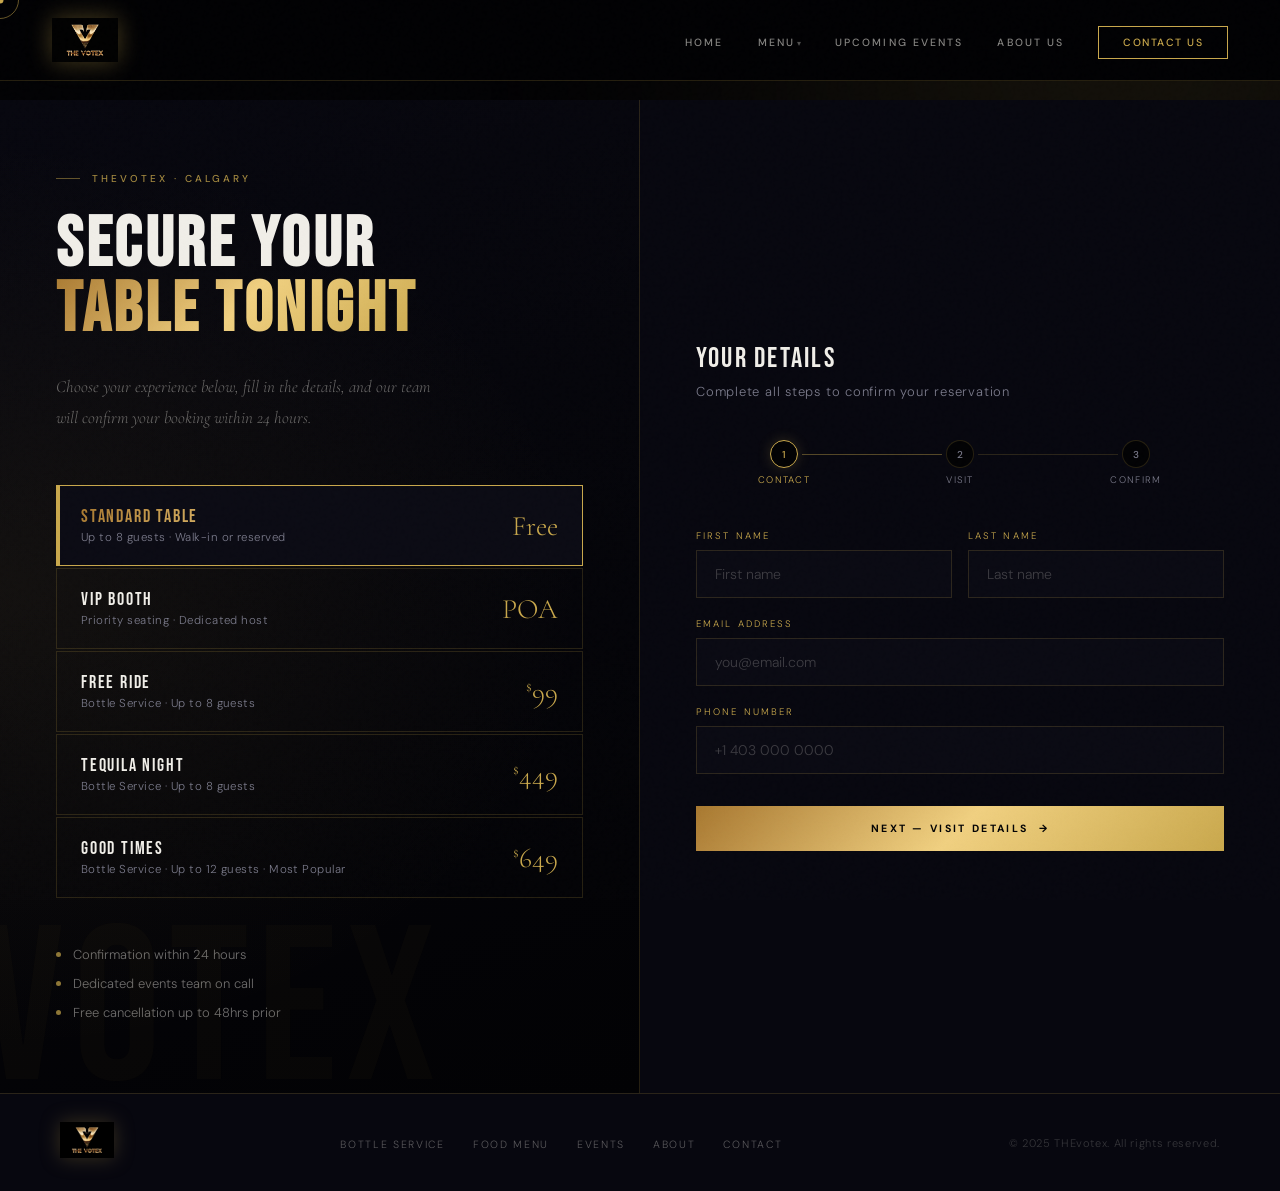
<file: reservation.html>
<!DOCTYPE html>
<html lang="en">
<head>
<meta charset="UTF-8">
<meta name="viewport" content="width=device-width, initial-scale=1.0">
<title>Reservations — THEvotex</title>
<link rel="preconnect" href="https://fonts.googleapis.com">
<link href="https://fonts.googleapis.com/css2?family=Bebas+Neue&family=Cormorant+Garamond:ital,wght@0,300;0,400;1,300;1,400&family=DM+Sans:wght@300;400;500&display=swap" rel="stylesheet">
<style>
*,*::before,*::after{margin:0;padding:0;box-sizing:border-box;}
:root{
  --black:#020204;
  --dark:#07070f;
  --card:#0b0b14;
  --gold:#c9a84c;
  --gold-lt:#f0d080;
  --gold-dk:#a87830;
  --white:#f0eee8;
  --muted:#7a7a8a;
  --border:rgba(201,168,76,.18);
  --border-bright:rgba(201,168,76,.45);
}
html{scroll-behavior:smooth;}
body{background:var(--black);color:var(--white);font-family:'DM Sans',sans-serif;font-weight:300;overflow-x:hidden;cursor:none;min-height:100vh;}
::-webkit-scrollbar{width:3px;}
::-webkit-scrollbar-track{background:var(--black);}
::-webkit-scrollbar-thumb{background:var(--gold);}

/* CURSOR */
#cursorDot{width:7px;height:7px;background:var(--gold);border-radius:50%;position:fixed;top:0;left:0;pointer-events:none;z-index:9999;transform:translate(-50%,-50%);transition:transform .08s;}
#cursorRing{width:38px;height:38px;border:1px solid rgba(201,168,76,.5);border-radius:50%;position:fixed;top:0;left:0;pointer-events:none;z-index:9998;transform:translate(-50%,-50%);transition:width .18s,height .18s;}

/* GRAIN */
body::before{content:'';position:fixed;inset:0;background-image:url("data:image/svg+xml,%3Csvg viewBox='0 0 256 256' xmlns='http://www.w3.org/2000/svg'%3E%3Cfilter id='noise'%3E%3CfeTurbulence type='fractalNoise' baseFrequency='0.9' numOctaves='4' stitchTiles='stitch'/%3E%3C/filter%3E%3Crect width='100%25' height='100%25' filter='url(%23noise)' opacity='0.04'/%3E%3C/svg%3E");pointer-events:none;z-index:9990;opacity:.4;}

/* AMBIENT ORBS */
.orb{position:fixed;border-radius:50%;filter:blur(160px);opacity:.1;pointer-events:none;z-index:0;}
.orb-1{width:700px;height:700px;background:var(--gold);top:-300px;right:-200px;}
.orb-2{width:500px;height:500px;background:#6b2a1a;bottom:-200px;left:-150px;}

/* NAV */
nav{position:fixed;inset:0 0 auto;z-index:900;padding:18px 52px;display:flex;align-items:center;justify-content:space-between;background:rgba(2,2,4,.95);backdrop-filter:blur(24px);border-bottom:1px solid var(--border);}
.nav-logo{text-decoration:none;display:inline-flex;align-items:center;flex-shrink:0;}
.nav-logo img{height:44px;width:auto;object-fit:contain;display:block;filter:drop-shadow(0 0 12px rgba(201,168,76,.35));}
.nav-links{display:flex;align-items:center;gap:34px;list-style:none;}
.nav-links>li{position:relative;}
.nav-links a{text-decoration:none;font-size:10.5px;font-weight:500;letter-spacing:.2em;text-transform:uppercase;color:rgba(240,238,232,.55);transition:color .2s;white-space:nowrap;}
.nav-links a:hover,.nav-links a.active{color:var(--gold);}
.nav-links .nav-cta{border:1px solid var(--gold);color:var(--gold);padding:9px 24px;letter-spacing:.14em;transition:background .25s,color .25s;}
.nav-cta:hover{background:var(--gold)!important;color:var(--black)!important;}
.has-dropdown>a::after{content:' ▾';font-size:8px;opacity:.6;letter-spacing:0;}
.dropdown{display:none;position:absolute;top:calc(100% + 18px);left:50%;transform:translateX(-50%);background:rgba(7,7,15,.98);border:1px solid var(--border);backdrop-filter:blur(24px);list-style:none;min-width:190px;padding:8px 0;z-index:100;}
.dropdown::before{content:'';display:block;height:1px;background:linear-gradient(90deg,transparent,var(--gold),transparent);opacity:.5;margin-bottom:4px;}
.dropdown li a{display:block;padding:12px 24px;font-size:10.5px;letter-spacing:.16em;color:rgba(240,238,232,.5);transition:color .2s,background .2s;}
.dropdown li a:hover{color:var(--gold);background:rgba(201,168,76,.06);}
.has-dropdown:hover .dropdown{display:block;}
.hamburger{display:none;align-items:center;justify-content:center;width:48px;height:48px;border-radius:50%;border:1px solid var(--border-bright);cursor:pointer;background:rgba(2,2,4,.6);backdrop-filter:blur(8px);flex-direction:column;gap:5px;padding:0;flex-shrink:0;}
.hamburger span{width:22px;height:1.5px;background:var(--white);display:block;transition:all .3s;}

/* MOBILE MENU */
.mobile-menu{display:none;position:fixed;inset:0;background:rgba(2,2,4,.98);z-index:1100;flex-direction:column;align-items:center;justify-content:center;gap:4px;overflow-y:auto;padding:60px 24px 40px;}
.mobile-menu.open{display:flex;}
.mobile-menu-logo{margin-bottom:36px;}
.mobile-menu-logo img{width:160px;height:auto;object-fit:contain;display:block;}
.mobile-menu>a,.mobile-nav-item>a.mobile-main-link{font-family:'Bebas Neue',sans-serif;font-size:2.6rem;letter-spacing:.1em;text-decoration:none;color:var(--white);transition:color .2s;text-align:center;display:block;padding:10px 0;}
.mobile-menu>a:hover,.mobile-nav-item>a.mobile-main-link:hover{color:var(--gold);}
.mobile-nav-item{text-align:center;width:100%;}
.mobile-main-link{display:flex;align-items:center;justify-content:center;gap:8px;cursor:pointer;}
.mobile-main-link .arrow{font-size:1rem;color:var(--gold);transition:transform .3s;display:inline-block;}
.mobile-nav-item.open .arrow{transform:rotate(180deg);}
.mobile-sub{display:none;flex-direction:column;align-items:center;gap:4px;padding:6px 0 14px;border-bottom:1px solid var(--border);margin-bottom:4px;}
.mobile-nav-item.open .mobile-sub{display:flex;}
.mobile-sub a{font-family:'DM Sans',sans-serif;font-size:.9rem;font-weight:500;letter-spacing:.18em;text-transform:uppercase;color:rgba(201,168,76,.7);text-decoration:none;padding:6px 0;transition:color .2s;}
.mobile-sub a:hover{color:var(--gold);}
.mobile-close{position:absolute;top:24px;right:32px;font-size:1.8rem;color:var(--muted);cursor:pointer;background:none;border:none;z-index:2;}

/* PAGE WRAPPER */
.page-wrap{position:relative;z-index:1;padding-top:100px;}

/* SPLIT LAYOUT */
.split{display:grid;grid-template-columns:1fr 1fr;min-height:calc(100vh - 100px);}

/* LEFT PANEL */
.split-left{
  background:linear-gradient(160deg,rgba(7,7,15,1) 0%,rgba(2,2,4,1) 100%);
  border-right:1px solid var(--border);
  padding:72px 56px;
  display:flex;
  flex-direction:column;
  justify-content:center;
  position:relative;
  overflow:hidden;
}
.split-left::before{
  content:'';
  position:absolute;
  inset:0;
  background:radial-gradient(ellipse at 0% 50%,rgba(201,168,76,.07) 0%,transparent 65%);
  pointer-events:none;
}
.split-left::after{
  content:'VOTEX';
  font-family:'Bebas Neue',sans-serif;
  font-size:220px;
  letter-spacing:.04em;
  color:rgba(201,168,76,.03);
  position:absolute;
  bottom:-30px;
  left:-20px;
  line-height:1;
  pointer-events:none;
  user-select:none;
}
.left-eyebrow{font-size:10px;font-weight:500;letter-spacing:.3em;text-transform:uppercase;color:var(--gold);display:flex;align-items:center;gap:12px;margin-bottom:28px;opacity:.8;}
.left-eyebrow::before{content:'';width:24px;height:1px;background:var(--gold);opacity:.6;}
.left-title{font-family:'Bebas Neue',sans-serif;font-size:clamp(52px,5.5vw,82px);letter-spacing:.05em;line-height:.92;margin-bottom:28px;}
.left-title span{background:linear-gradient(135deg,var(--gold-dk),var(--gold-lt),var(--gold));-webkit-background-clip:text;-webkit-text-fill-color:transparent;background-clip:text;}
.left-desc{font-family:'Cormorant Garamond',serif;font-style:italic;font-size:17px;line-height:1.85;color:rgba(240,238,232,.42);margin-bottom:52px;max-width:380px;}

/* PACKAGE TABS */
.pkg-tabs{display:flex;flex-direction:column;gap:2px;margin-bottom:48px;}
.pkg-tab{
  border:1px solid var(--border);
  padding:20px 24px;
  cursor:pointer;
  transition:border-color .3s,background .3s;
  display:flex;
  align-items:center;
  justify-content:space-between;
  gap:16px;
  position:relative;
}
.pkg-tab::before{content:'';position:absolute;left:0;top:0;bottom:0;width:3px;background:var(--gold);transform:scaleY(0);transition:transform .3s;transform-origin:bottom;}
.pkg-tab:hover{border-color:rgba(201,168,76,.4);background:rgba(11,11,20,.8);}
.pkg-tab.active{border-color:var(--gold);background:var(--card);}
.pkg-tab.active::before{transform:scaleY(1);}
.pkg-tab-left{}
.pkg-tab-name{font-family:'Bebas Neue',sans-serif;font-size:18px;letter-spacing:.1em;color:var(--white);}
.pkg-tab.active .pkg-tab-name{background:linear-gradient(135deg,var(--gold-dk),var(--gold-lt));-webkit-background-clip:text;-webkit-text-fill-color:transparent;background-clip:text;}
.pkg-tab-desc{font-size:11.5px;color:var(--muted);letter-spacing:.04em;margin-top:3px;}
.pkg-tab-price{font-family:'Cormorant Garamond',serif;font-size:28px;color:var(--gold);white-space:nowrap;flex-shrink:0;}
.pkg-tab-price sup{font-size:14px;vertical-align:super;}

/* PERKS */
.left-perks{display:flex;flex-direction:column;gap:12px;}
.perk{display:flex;align-items:center;gap:12px;font-size:13px;color:rgba(240,238,232,.45);}
.perk-dot{width:5px;height:5px;border-radius:50%;background:var(--gold);flex-shrink:0;opacity:.7;}

/* RIGHT PANEL */
.split-right{
  background:var(--dark);
  padding:72px 56px;
  display:flex;
  flex-direction:column;
  justify-content:center;
}
.form-heading{font-family:'Bebas Neue',sans-serif;font-size:28px;letter-spacing:.08em;color:var(--white);margin-bottom:8px;}
.form-subheading{font-size:13px;color:var(--muted);letter-spacing:.06em;margin-bottom:40px;}

/* STEP INDICATOR */
.steps{display:flex;align-items:center;gap:0;margin-bottom:44px;}
.step{display:flex;flex-direction:column;align-items:center;gap:6px;flex:1;position:relative;}
.step:not(:last-child)::after{content:'';position:absolute;top:14px;left:calc(50% + 18px);right:calc(-50% + 18px);height:1px;background:var(--border);}
.step.completed:not(:last-child)::after,.step.active:not(:last-child)::after{background:var(--gold);opacity:.4;}
.step-num{width:28px;height:28px;border-radius:50%;border:1px solid var(--border);display:flex;align-items:center;justify-content:center;font-size:10px;font-weight:500;letter-spacing:.04em;color:var(--muted);transition:all .3s;background:var(--black);}
.step.active .step-num{border-color:var(--gold);color:var(--gold);box-shadow:0 0 14px rgba(201,168,76,.2);}
.step.completed .step-num{border-color:var(--gold);background:var(--gold);color:var(--black);font-weight:700;}
.step-label{font-size:9.5px;letter-spacing:.14em;text-transform:uppercase;color:var(--muted);white-space:nowrap;}
.step.active .step-label{color:var(--gold);}
.step.completed .step-label{color:rgba(201,168,76,.65);}

/* FORM PANELS */
.form-panel{display:none;flex-direction:column;gap:20px;}
.form-panel.active{display:flex;}
.form-row{display:grid;grid-template-columns:1fr 1fr;gap:16px;}
.form-field{display:flex;flex-direction:column;gap:8px;}
.form-field.full{grid-column:1/-1;}
.form-field label{font-size:9.5px;letter-spacing:.22em;text-transform:uppercase;color:var(--gold);}
.form-field input,.form-field select,.form-field textarea{
  background:rgba(11,11,20,.9);
  border:1px solid var(--border);
  color:var(--white);
  font-family:'DM Sans',sans-serif;
  font-size:14px;
  font-weight:300;
  padding:14px 18px;
  outline:none;
  transition:border-color .25s,background .25s;
  -webkit-appearance:none;
  width:100%;
}
.form-field input:focus,.form-field select:focus,.form-field textarea:focus{border-color:var(--gold);background:rgba(15,15,25,.95);}
.form-field input::placeholder{color:rgba(240,238,232,.22);}
.form-field select option{background:var(--dark);}
.form-field textarea{resize:vertical;min-height:110px;}

/* DATE + GUEST VISUAL */
.date-grid{display:grid;grid-template-columns:1fr 1fr;gap:16px;}

/* SELECTED PACKAGE SUMMARY */
.pkg-summary{background:var(--card);border:1px solid var(--border);padding:20px 22px;display:flex;align-items:center;justify-content:space-between;gap:12px;margin-bottom:4px;}
.pkg-summary-name{font-family:'Bebas Neue',sans-serif;font-size:18px;letter-spacing:.08em;color:var(--white);}
.pkg-summary-price{font-family:'Cormorant Garamond',serif;font-size:26px;color:var(--gold);}
.pkg-summary-price sup{font-size:13px;vertical-align:super;}
.pkg-change{font-size:10px;letter-spacing:.14em;text-transform:uppercase;color:rgba(201,168,76,.5);cursor:pointer;text-decoration:none;transition:color .2s;background:none;border:none;font-family:inherit;}
.pkg-change:hover{color:var(--gold);}

/* NAV BUTTONS */
.form-nav{display:flex;align-items:center;justify-content:space-between;margin-top:12px;gap:12px;}
.btn-back{background:none;border:1px solid var(--border);color:var(--muted);font-family:'DM Sans',sans-serif;font-size:10.5px;font-weight:500;letter-spacing:.18em;text-transform:uppercase;padding:14px 28px;cursor:pointer;transition:border-color .2s,color .2s;flex-shrink:0;}
.btn-back:hover{border-color:var(--gold);color:var(--gold);}
.btn-next,.btn-submit{
  flex:1;
  background:linear-gradient(135deg,var(--gold-dk),var(--gold-lt),var(--gold));
  color:var(--black);
  font-family:'DM Sans',sans-serif;
  font-size:10.5px;
  font-weight:700;
  letter-spacing:.22em;
  text-transform:uppercase;
  padding:16px 28px;
  border:none;
  cursor:pointer;
  transition:opacity .25s,transform .2s;
  position:relative;
  overflow:hidden;
}
.btn-next::after,.btn-submit::after{content:'';position:absolute;inset:0;background:linear-gradient(90deg,transparent 0%,rgba(255,255,255,.25) 50%,transparent 100%);transform:translateX(-100%);transition:transform .5s;}
.btn-next:hover::after,.btn-submit:hover::after{transform:translateX(100%);}
.btn-next:hover,.btn-submit:hover{opacity:.92;transform:translateY(-2px);}

/* SUCCESS STATE */
.form-success{display:none;flex-direction:column;align-items:center;justify-content:center;text-align:center;padding:48px 24px;min-height:400px;}
.success-icon{width:72px;height:72px;border-radius:50%;border:2px solid var(--gold);display:flex;align-items:center;justify-content:center;font-size:28px;margin:0 auto 28px;background:rgba(201,168,76,.06);animation:successPop .6s cubic-bezier(.34,1.56,.64,1) both;}
@keyframes successPop{from{transform:scale(0);opacity:0;}to{transform:scale(1);opacity:1;}}
.success-title{font-family:'Bebas Neue',sans-serif;font-size:40px;letter-spacing:.08em;background:linear-gradient(135deg,var(--gold-dk),var(--gold-lt));-webkit-background-clip:text;-webkit-text-fill-color:transparent;background-clip:text;margin-bottom:14px;}
.success-text{font-size:14px;line-height:1.85;color:rgba(240,238,232,.45);max-width:340px;margin:0 auto 32px;}
.success-ref{font-size:10.5px;letter-spacing:.18em;text-transform:uppercase;color:var(--muted);margin-bottom:36px;}
.success-ref span{color:var(--gold);}
.btn-home{display:inline-block;text-decoration:none;font-size:10.5px;font-weight:500;letter-spacing:.2em;text-transform:uppercase;color:var(--gold);border:1px solid var(--border-bright);padding:13px 36px;transition:background .25s,color .25s;}
.btn-home:hover{background:var(--gold);color:var(--black);}

/* FOOTER STRIP */
.footer-strip{background:var(--dark);border-top:1px solid var(--border);padding:28px 60px;display:flex;align-items:center;justify-content:space-between;flex-wrap:wrap;gap:12px;position:relative;z-index:1;}
.footer-strip-logo img{height:36px;width:auto;object-fit:contain;filter:drop-shadow(0 0 10px rgba(201,168,76,.25));}
.footer-strip-links{display:flex;gap:28px;list-style:none;}
.footer-strip-links a{text-decoration:none;font-size:10.5px;letter-spacing:.16em;text-transform:uppercase;color:rgba(240,238,232,.35);transition:color .2s;}
.footer-strip-links a:hover{color:var(--gold);}
.footer-strip-copy{font-size:11px;color:rgba(240,238,232,.2);letter-spacing:.06em;}

/* REVEAL */
.reveal{opacity:0;transform:translateY(24px);transition:opacity .65s ease,transform .65s ease;}
.reveal.visible{opacity:1;transform:translateY(0);}
.reveal-d1{transition-delay:.1s;}.reveal-d2{transition-delay:.2s;}.reveal-d3{transition-delay:.25s;}

/* RESPONSIVE */
@media(max-width:1100px){
  nav{padding:14px 32px;}
  .split{grid-template-columns:1fr;}
  .split-left{padding:60px 36px;border-right:none;border-bottom:1px solid var(--border);}
  .split-left::after{display:none;}
  .split-right{padding:60px 36px;}
}
@media(max-width:768px){
  nav{padding:12px 20px;}
  .nav-links{display:none;}
  .hamburger{display:flex;}
  .split-left,.split-right{padding:48px 20px;}
  .form-row{grid-template-columns:1fr;}
  .date-grid{grid-template-columns:1fr;}
  .footer-strip{padding:24px 20px;flex-direction:column;text-align:center;}
  .footer-strip-links{flex-wrap:wrap;justify-content:center;gap:16px;}
  .steps{gap:0;}
  .step-label{display:none;}
}
@media(max-width:480px){
  .pkg-tab{flex-direction:column;align-items:flex-start;}
  .pkg-tab-price{font-size:22px;}
}
</style>
</head>
<body>

<div id="cursorDot"></div>
<div id="cursorRing"></div>
<div class="orb orb-1"></div>
<div class="orb orb-2"></div>

<!-- NAV -->
<nav id="mainNav">
  <a href="index.html" class="nav-logo">
    <img src="Votex-logo-.png" alt="THEvotex">
  </a>
  <ul class="nav-links">
    <li><a href="index.html">Home</a></li>
    <li class="has-dropdown">
      <a href="menu.html">Menu</a>
      <ul class="dropdown">
        <li><a href="menu.html#bottle">Bottle Service</a></li>
        <li><a href="menu.html#food">Food Menu</a></li>
      </ul>
    </li>
    <li><a href="events.html">Upcoming Events</a></li>
    <li><a href="about.html">About Us</a></li>
    <li><a href="contact.html" class="nav-cta">Contact Us</a></li>
  </ul>
  <button class="hamburger" id="hamburger" aria-label="Open menu">
    <span></span><span></span><span></span>
  </button>
</nav>

<!-- MOBILE MENU -->
<div class="mobile-menu" id="mobileMenu">
  <button class="mobile-close" onclick="closeMobile()">✕</button>
  <div class="mobile-menu-logo"><img src="Votex-logo-.png" alt="THEvotex Logo"></div>
  <a href="index.html" onclick="closeMobile()">Home</a>
  <div class="mobile-nav-item" id="mobileMenuToggle">
    <a class="mobile-main-link" onclick="toggleMobileSub()">Menu <span class="arrow">▾</span></a>
    <div class="mobile-sub">
      <a href="menu.html#bottle" onclick="closeMobile()">Bottle Service</a>
      <a href="menu.html#food" onclick="closeMobile()">Food Menu</a>
    </div>
  </div>
  <a href="events.html" onclick="closeMobile()">Upcoming Events</a>
  <a href="about.html" onclick="closeMobile()">About Us</a>
  <a href="contact.html" onclick="closeMobile()">Contact Us</a>
</div>

<div class="page-wrap">
  <div class="split">

    <!-- LEFT: INFO + PACKAGES -->
    <div class="split-left">
      <div class="left-eyebrow">THEvotex · Calgary</div>
      <h1 class="left-title reveal">SECURE YOUR<br><span>TABLE TONIGHT</span></h1>
      <p class="left-desc reveal reveal-d1">Choose your experience below, fill in the details, and our team will confirm your booking within 24 hours.</p>

      <!-- PACKAGE SELECTOR TABS -->
      <div class="pkg-tabs reveal reveal-d2" id="pkgTabs">
        <div class="pkg-tab active" data-pkg="standard" data-price="" data-label="Standard Table" onclick="selectPkg(this)">
          <div class="pkg-tab-left">
            <div class="pkg-tab-name">Standard Table</div>
            <div class="pkg-tab-desc">Up to 8 guests · Walk-in or reserved</div>
          </div>
          <div class="pkg-tab-price">Free</div>
        </div>
        <div class="pkg-tab" data-pkg="vip" data-price="" data-label="VIP Booth" onclick="selectPkg(this)">
          <div class="pkg-tab-left">
            <div class="pkg-tab-name">VIP Booth</div>
            <div class="pkg-tab-desc">Priority seating · Dedicated host</div>
          </div>
          <div class="pkg-tab-price">POA</div>
        </div>
        <div class="pkg-tab" data-pkg="freeride" data-price="$99" data-label="Bottle — Free Ride ($99)" onclick="selectPkg(this)">
          <div class="pkg-tab-left">
            <div class="pkg-tab-name">Free Ride</div>
            <div class="pkg-tab-desc">Bottle Service · Up to 8 guests</div>
          </div>
          <div class="pkg-tab-price"><sup>$</sup>99</div>
        </div>
        <div class="pkg-tab" data-pkg="tequila" data-price="$449" data-label="Bottle — Tequila Night ($449)" onclick="selectPkg(this)">
          <div class="pkg-tab-left">
            <div class="pkg-tab-name">Tequila Night</div>
            <div class="pkg-tab-desc">Bottle Service · Up to 8 guests</div>
          </div>
          <div class="pkg-tab-price"><sup>$</sup>449</div>
        </div>
        <div class="pkg-tab" data-pkg="goodtimes" data-price="$649" data-label="Bottle — Good Times ($649)" onclick="selectPkg(this)">
          <div class="pkg-tab-left">
            <div class="pkg-tab-name">Good Times</div>
            <div class="pkg-tab-desc">Bottle Service · Up to 12 guests · Most Popular</div>
          </div>
          <div class="pkg-tab-price"><sup>$</sup>649</div>
        </div>
      </div>

      <!-- PERKS -->
      <div class="left-perks reveal reveal-d3">
        <div class="perk"><div class="perk-dot"></div>Confirmation within 24 hours</div>
        <div class="perk"><div class="perk-dot"></div>Dedicated events team on call</div>
        <div class="perk"><div class="perk-dot"></div>Free cancellation up to 48hrs prior</div>
      </div>
    </div>

    <!-- RIGHT: MULTI-STEP FORM -->
    <div class="split-right">
      <div class="form-heading">Your Details</div>
      <div class="form-subheading">Complete all steps to confirm your reservation</div>

      <!-- STEPS -->
      <div class="steps" id="stepsBar">
        <div class="step active" id="step-ind-1">
          <div class="step-num">1</div>
          <div class="step-label">Contact</div>
        </div>
        <div class="step" id="step-ind-2">
          <div class="step-num">2</div>
          <div class="step-label">Visit</div>
        </div>
        <div class="step" id="step-ind-3">
          <div class="step-num">3</div>
          <div class="step-label">Confirm</div>
        </div>
      </div>

      <!-- STEP 1: Contact Info -->
      <div class="form-panel active" id="panel-1">
        <div class="form-row">
          <div class="form-field">
            <label>First Name</label>
            <input type="text" id="firstName" placeholder="First name" required>
          </div>
          <div class="form-field">
            <label>Last Name</label>
            <input type="text" id="lastName" placeholder="Last name" required>
          </div>
        </div>
        <div class="form-field">
          <label>Email Address</label>
          <input type="email" id="email" placeholder="you@email.com">
        </div>
        <div class="form-field">
          <label>Phone Number</label>
          <input type="tel" id="phone" placeholder="+1 403 000 0000" required>
        </div>
        <div class="form-nav">
          <button class="btn-next" onclick="goStep(2)">Next — Visit Details &nbsp;→</button>
        </div>
      </div>

      <!-- STEP 2: Visit Details -->
      <div class="form-panel" id="panel-2">
        <div class="date-grid">
          <div class="form-field">
            <label>Preferred Date</label>
            <input type="date" id="resDate">
          </div>
          <div class="form-field">
            <label>Number of Guests</label>
            <select id="guests">
              <option value="">Select guests</option>
              <option>1 – 2 Guests</option>
              <option>3 – 4 Guests</option>
              <option>5 – 8 Guests</option>
              <option>9 – 12 Guests</option>
              <option>12+ Guests</option>
            </select>
          </div>
        </div>
        <div class="form-field">
          <label>Occasion</label>
          <select id="occasion">
            <option value="">Select occasion (optional)</option>
            <option>Birthday Celebration</option>
            <option>Anniversary</option>
            <option>Bachelor / Bachelorette</option>
            <option>Corporate Event</option>
            <option>Graduation</option>
            <option>Just a night out</option>
            <option>Other</option>
          </select>
        </div>
        <div class="form-field">
          <label>Special Requests</label>
          <textarea id="requests" placeholder="Dietary needs, seating preferences, decorations..."></textarea>
        </div>
        <div class="form-nav">
          <button class="btn-back" onclick="goStep(1)">← Back</button>
          <button class="btn-next" onclick="goStep(3)">Next — Review &nbsp;→</button>
        </div>
      </div>

      <!-- STEP 3: Review & Confirm -->
      <div class="form-panel" id="panel-3">
        <div class="pkg-summary" id="summaryPkg">
          <div>
            <div class="pkg-summary-name" id="summaryPkgName">Standard Table</div>
            <div style="font-size:11px;color:var(--muted);margin-top:3px;" id="summaryPkgDesc">No charge</div>
          </div>
          <button class="pkg-change" onclick="goStep(1)">Change</button>
        </div>

        <!-- Summary fields (read-only display) -->
        <div style="background:var(--card);border:1px solid var(--border);padding:24px 22px;display:flex;flex-direction:column;gap:14px;">
          <div style="display:flex;justify-content:space-between;align-items:baseline;border-bottom:1px solid var(--border);padding-bottom:12px;">
            <span style="font-size:10px;letter-spacing:.2em;text-transform:uppercase;color:var(--gold);">Name</span>
            <span style="font-size:14px;color:rgba(240,238,232,.7);" id="summaryName">—</span>
          </div>
          <div style="display:flex;justify-content:space-between;align-items:baseline;border-bottom:1px solid var(--border);padding-bottom:12px;">
            <span style="font-size:10px;letter-spacing:.2em;text-transform:uppercase;color:var(--gold);">Phone</span>
            <span style="font-size:14px;color:rgba(240,238,232,.7);" id="summaryPhone">—</span>
          </div>
          <div style="display:flex;justify-content:space-between;align-items:baseline;border-bottom:1px solid var(--border);padding-bottom:12px;">
            <span style="font-size:10px;letter-spacing:.2em;text-transform:uppercase;color:var(--gold);">Date</span>
            <span style="font-size:14px;color:rgba(240,238,232,.7);" id="summaryDate">—</span>
          </div>
          <div style="display:flex;justify-content:space-between;align-items:baseline;border-bottom:1px solid var(--border);padding-bottom:12px;">
            <span style="font-size:10px;letter-spacing:.2em;text-transform:uppercase;color:var(--gold);">Guests</span>
            <span style="font-size:14px;color:rgba(240,238,232,.7);" id="summaryGuests">—</span>
          </div>
          <div style="display:flex;justify-content:space-between;align-items:baseline;">
            <span style="font-size:10px;letter-spacing:.2em;text-transform:uppercase;color:var(--gold);">Occasion</span>
            <span style="font-size:14px;color:rgba(240,238,232,.7);" id="summaryOccasion">—</span>
          </div>
        </div>

        <p style="font-size:11.5px;color:var(--muted);line-height:1.75;">By confirming, you agree that our team will contact you within 24 hours to finalise. Free cancellation applies up to 48 hours before your visit.</p>

        <div class="form-nav">
          <button class="btn-back" onclick="goStep(2)">← Back</button>
          <button class="btn-submit" onclick="submitReservation()">Confirm Reservation ✦</button>
        </div>
      </div>

      <!-- SUCCESS -->
      <div class="form-success" id="formSuccess">
        <div class="success-icon">✦</div>
        <div class="success-title">You're Booked In</div>
        <p class="success-text">Your reservation request has been received. Our team will confirm everything within 24 hours.</p>
        <div class="success-ref">Ref: <span id="refCode">—</span></div>
        <a href="index.html" class="btn-home">Back to Home</a>
      </div>

    </div><!-- /split-right -->
  </div><!-- /split -->
</div><!-- /page-wrap -->

<!-- FOOTER STRIP -->
<footer class="footer-strip">
  <a href="index.html" class="footer-strip-logo"><img src="Votex-logo-.png" alt="THEvotex"></a>
  <ul class="footer-strip-links">
    <li><a href="menu.html#bottle">Bottle Service</a></li>
    <li><a href="menu.html#food">Food Menu</a></li>
    <li><a href="events.html">Events</a></li>
    <li><a href="about.html">About</a></li>
    <li><a href="contact.html">Contact</a></li>
  </ul>
  <span class="footer-strip-copy">&copy; 2025 THEvotex. All rights reserved.</span>
</footer>

<script>
/* CURSOR */
const dot=document.getElementById('cursorDot'),ring=document.getElementById('cursorRing');
let mx=0,my=0,rx=0,ry=0;
document.addEventListener('mousemove',e=>{mx=e.clientX;my=e.clientY;dot.style.left=mx+'px';dot.style.top=my+'px';});
(function animRing(){rx+=(mx-rx)*.12;ry+=(my-ry)*.12;ring.style.left=rx+'px';ring.style.top=ry+'px';requestAnimationFrame(animRing);})();
document.querySelectorAll('a,button,.pkg-tab').forEach(el=>{
  el.addEventListener('mouseenter',()=>{ring.style.width='56px';ring.style.height='56px';});
  el.addEventListener('mouseleave',()=>{ring.style.width='38px';ring.style.height='38px';});
});

/* NAV */
const ham=document.getElementById('hamburger'),mmenu=document.getElementById('mobileMenu');
ham.addEventListener('click',()=>mmenu.classList.toggle('open'));
function closeMobile(){mmenu.classList.remove('open');}
function toggleMobileSub(){document.getElementById('mobileMenuToggle').classList.toggle('open');}

/* DATE MIN */
document.getElementById('resDate').min=new Date().toISOString().split('T')[0];

/* REVEAL */
const obs=new IntersectionObserver(entries=>{entries.forEach(e=>{if(e.isIntersecting){e.target.classList.add('visible');obs.unobserve(e.target);}});},{threshold:.1});
document.querySelectorAll('.reveal').forEach(el=>obs.observe(el));

/* PACKAGE SELECTION */
let selectedPkg={name:'Standard Table',price:'',label:'Standard Table'};
function selectPkg(el){
  document.querySelectorAll('.pkg-tab').forEach(t=>t.classList.remove('active'));
  el.classList.add('active');
  selectedPkg={
    name:el.querySelector('.pkg-tab-name').textContent,
    desc:el.querySelector('.pkg-tab-desc').textContent,
    price:el.dataset.price||'',
    label:el.dataset.label
  };
}

/* MULTI-STEP */
let currentStep=1;
function goStep(n){
  if(n>1 && !validateStep(currentStep)) return;
  // Update panels
  document.querySelectorAll('.form-panel').forEach(p=>p.classList.remove('active'));
  document.getElementById('panel-'+n).classList.add('active');
  // Update step indicators
  document.querySelectorAll('.step').forEach((s,i)=>{
    s.classList.remove('active','completed');
    if(i+1<n) s.classList.add('completed');
    if(i+1===n) s.classList.add('active');
  });
  // Populate summary on step 3
  if(n===3) populateSummary();
  currentStep=n;
  // Scroll right panel to top on mobile
  document.querySelector('.split-right').scrollIntoView({behavior:'smooth',block:'start'});
}

function validateStep(step){
  if(step===1){
    const fn=document.getElementById('firstName').value.trim();
    const ph=document.getElementById('phone').value.trim();
    if(!fn){alert('Please enter your first name.');return false;}
    if(!ph){alert('Please enter your phone number.');return false;}
  }
  if(step===2){
    const dt=document.getElementById('resDate').value;
    const gs=document.getElementById('guests').value;
    if(!dt){alert('Please select a preferred date.');return false;}
    if(!gs){alert('Please select number of guests.');return false;}
  }
  return true;
}

function populateSummary(){
  const fn=document.getElementById('firstName').value.trim();
  const ln=document.getElementById('lastName').value.trim();
  const ph=document.getElementById('phone').value.trim();
  const dt=document.getElementById('resDate').value;
  const gs=document.getElementById('guests').value;
  const oc=document.getElementById('occasion').value;
  document.getElementById('summaryName').textContent=(fn+' '+ln).trim()||'—';
  document.getElementById('summaryPhone').textContent=ph||'—';
  document.getElementById('summaryDate').textContent=dt?new Date(dt+'T00:00').toLocaleDateString('en-CA',{weekday:'short',year:'numeric',month:'long',day:'numeric'}):'—';
  document.getElementById('summaryGuests').textContent=gs||'—';
  document.getElementById('summaryOccasion').textContent=oc||'—';
  document.getElementById('summaryPkgName').textContent=selectedPkg.name;
  document.getElementById('summaryPkgDesc').textContent=selectedPkg.price?selectedPkg.price+' per package':selectedPkg.desc||'';
}

function submitReservation(){
  // Generate a simple ref code
  const ref='TVX-'+Math.random().toString(36).substr(2,5).toUpperCase();
  document.getElementById('refCode').textContent=ref;
  // Hide form panels and steps, show success
  document.querySelectorAll('.form-panel').forEach(p=>p.style.display='none');
  document.getElementById('stepsBar').style.display='none';
  document.querySelector('.form-heading').style.display='none';
  document.querySelector('.form-subheading').style.display='none';
  const success=document.getElementById('formSuccess');
  success.style.display='flex';
}
</script>
<script src="https://skillychat.com.ng/widget.js" data-chatbot-id="883f8cf5-27ee-4da3-bcaf-4f546ad798d1" data-api-url="https://skillychat.com.ng/api/chatbot"></script>
</body>
</html>
</file>
